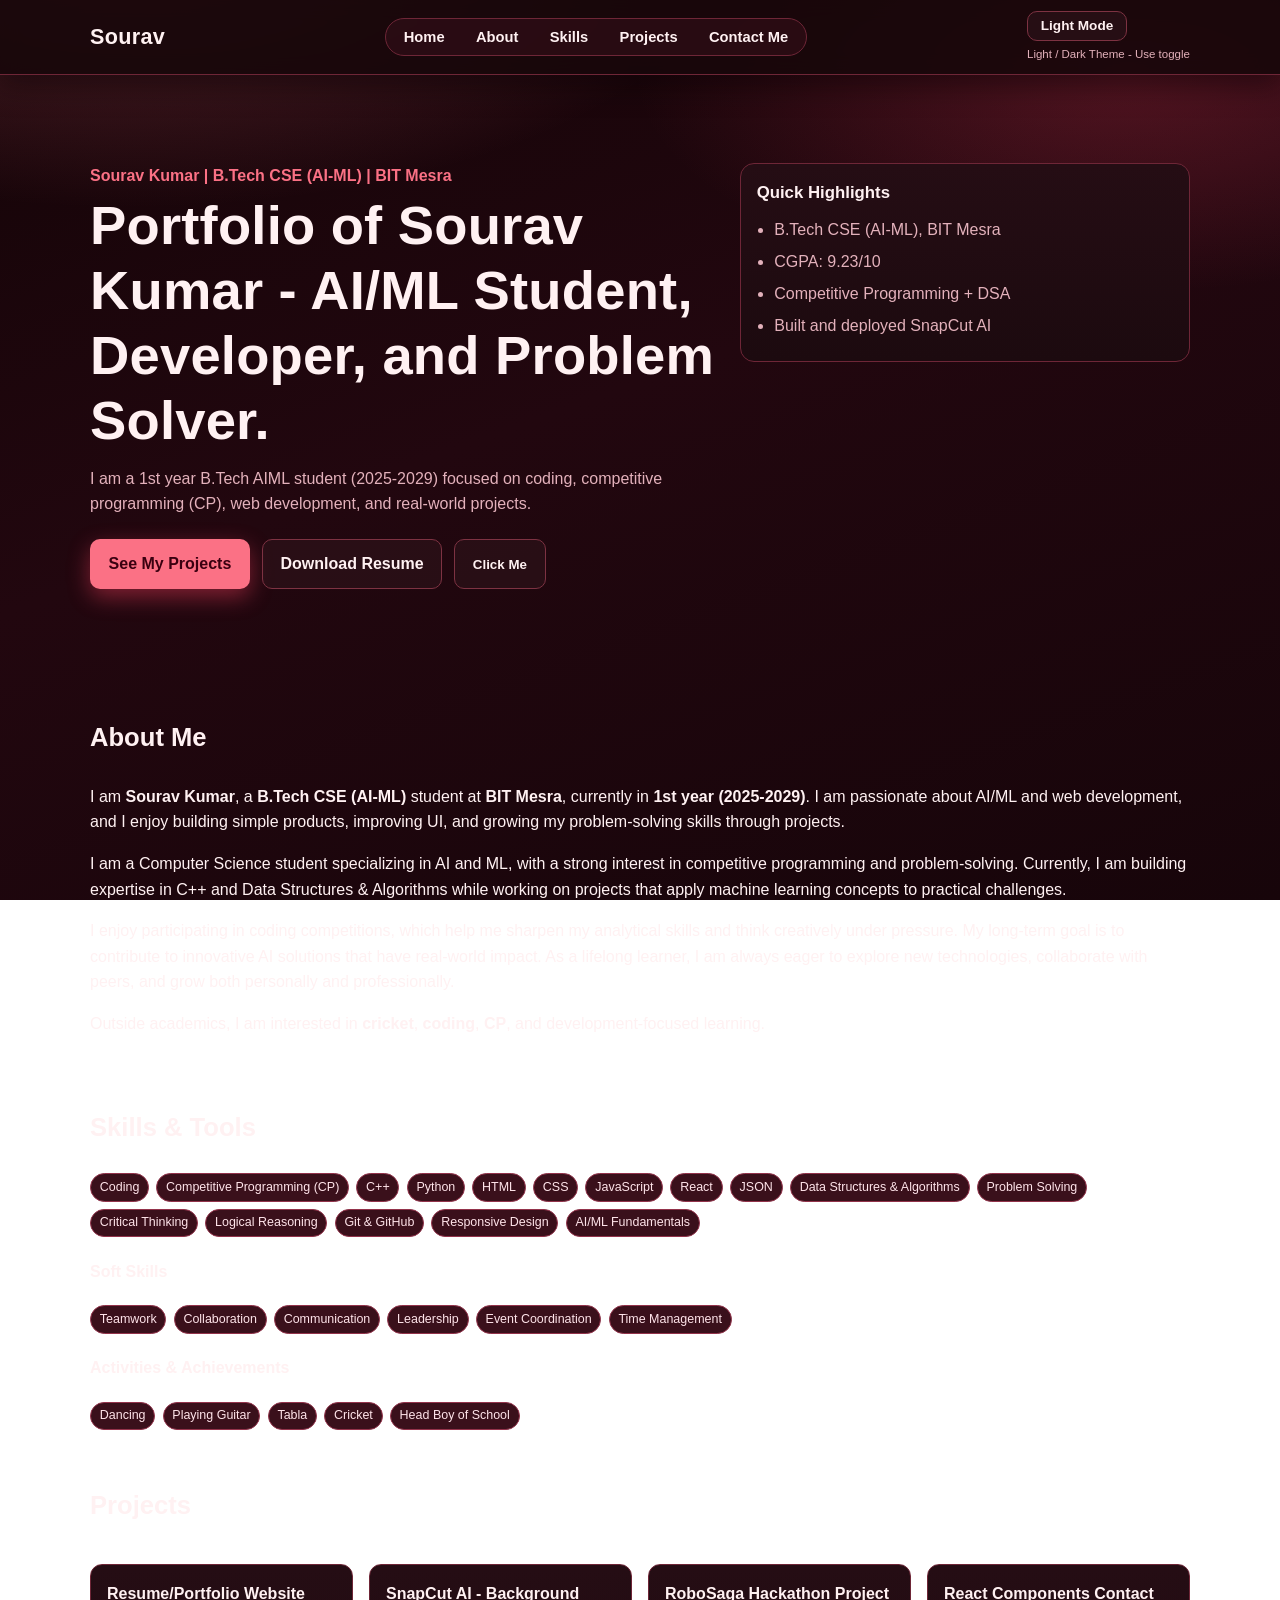
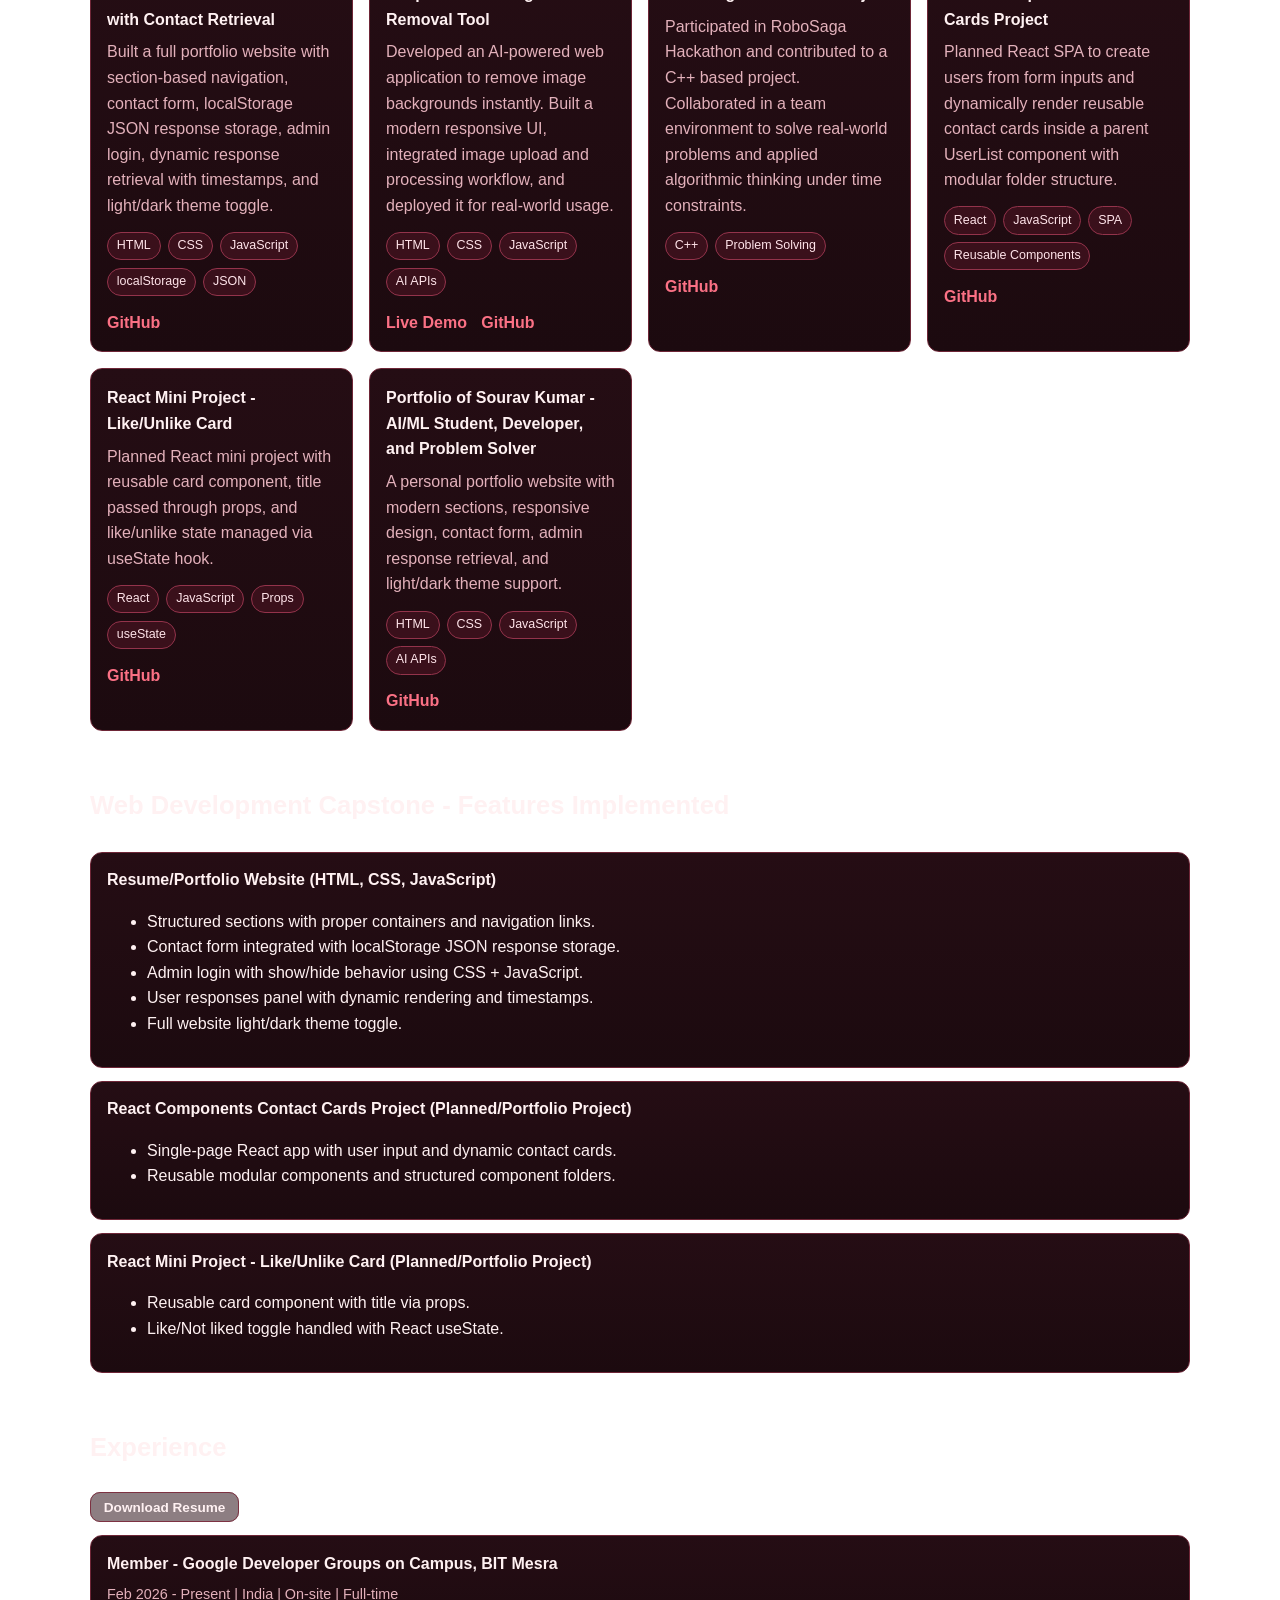
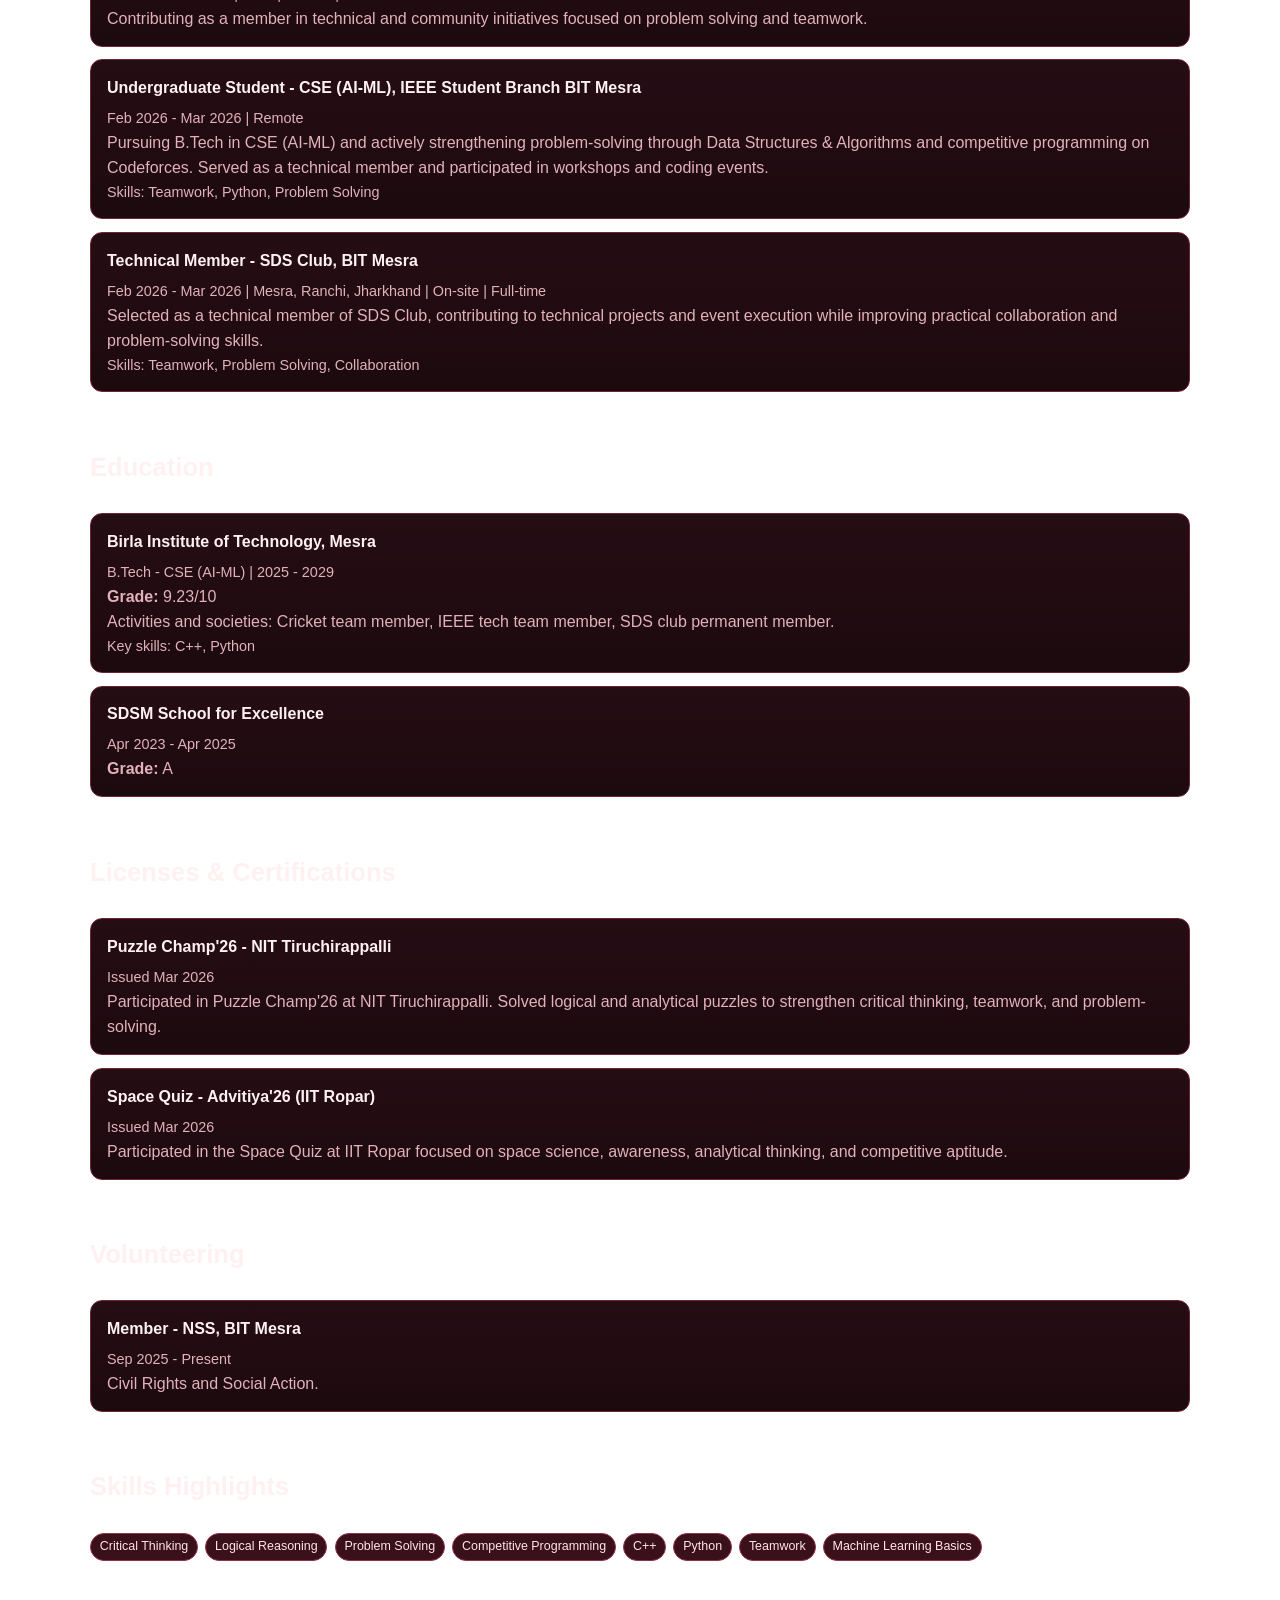
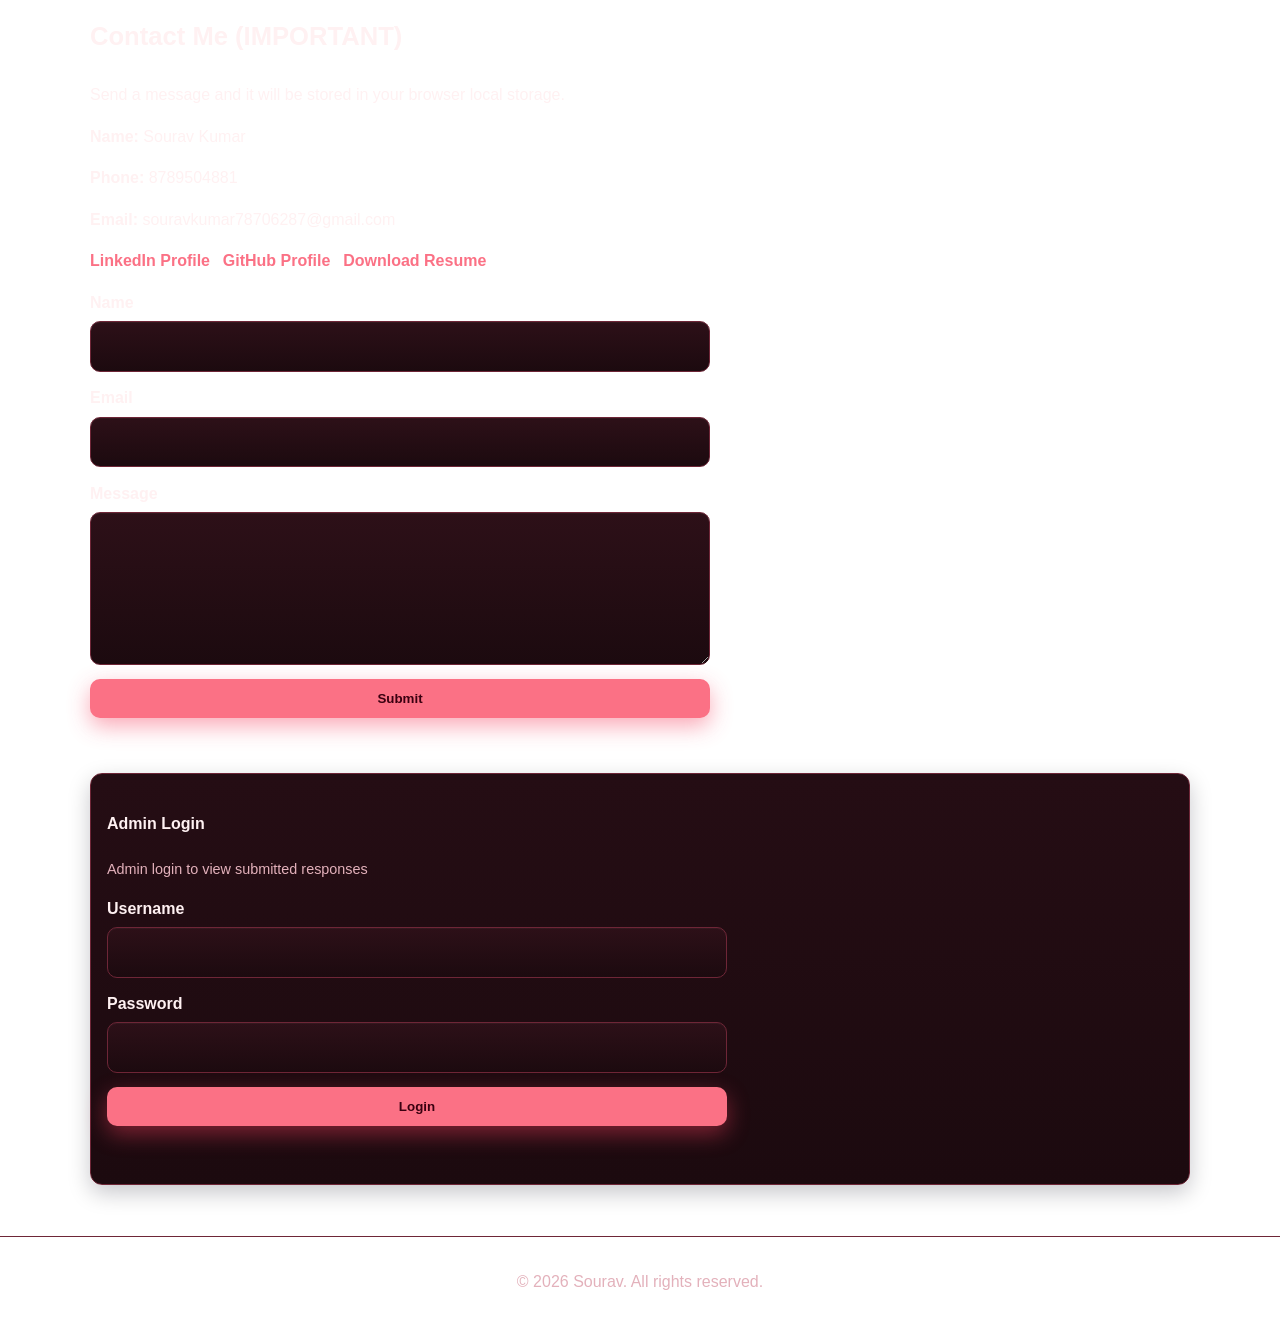
<file: index.html>
<!DOCTYPE html>
<html lang="en">
<head>
  <meta charset="UTF-8" />
  <meta name="viewport" content="width=device-width, initial-scale=1.0" />
  <meta name="description" content="Sourav Portfolio Website" />
  <title>Sourav Portfolio</title>
  <link rel="stylesheet" href="style.css" />
</head>
<body data-theme="dark">
  <header class="site-header">
    <nav class="nav container">
      <h1 class="logo">Sourav</h1>
      <ul class="nav-links">
        <li><a href="#home">Home</a></li>
        <li><a href="#about">About</a></li>
        <li><a href="#skills">Skills</a></li>
        <li><a href="#projects">Projects</a></li>
        <li><a href="#contact">Contact Me</a></li>
      </ul>
      <div>
        <button id="theme-toggle" class="btn btn-outline btn-small" type="button">Light Mode</button>
        <p class="toggle-note">Light / Dark Theme - Use toggle</p>
      </div>
    </nav>
  </header>

  <main>
    <section id="home" class="hero container panel">
      <div class="hero-grid">
        <div>
          <p class="tagline">Sourav Kumar | B.Tech CSE (AI-ML) | BIT Mesra</p>
          <h2>Portfolio of Sourav Kumar - AI/ML Student, Developer, and Problem Solver.</h2>
          <p class="hero-text">
            I am a 1st year B.Tech AIML student (2025-2029) focused on coding,
            competitive programming (CP), web development, and real-world projects.
          </p>
          <div class="hero-actions">
            <a class="btn btn-primary" href="#projects">See My Projects</a>
            <a class="btn btn-outline" href="resume.html" target="_blank" rel="noopener noreferrer">Download Resume</a>
            <button id="intro-button" class="btn btn-outline" type="button">Click Me</button>
          </div>
          <p id="message" class="message" aria-live="polite"></p>
        </div>

        <aside class="hero-card">
          <h3>Quick Highlights</h3>
          <ul class="hero-points">
            <li>B.Tech CSE (AI-ML), BIT Mesra</li>
            <li>CGPA: 9.23/10</li>
            <li>Competitive Programming + DSA</li>
            <li>Built and deployed SnapCut AI</li>
          </ul>
        </aside>
      </div>
    </section>

    <section id="about" class="container section panel">
      <h3>About Me</h3>
      <p>
        I am <strong>Sourav Kumar</strong>, a <strong>B.Tech CSE (AI-ML)</strong> student at
        <strong>BIT Mesra</strong>, currently in <strong>1st year (2025-2029)</strong>. I am passionate
        about AI/ML and web development, and I enjoy building simple products, improving UI, and
        growing my problem-solving skills through projects.
      </p>
      <p>
        I am a Computer Science student specializing in AI and ML, with a strong interest in
        competitive programming and problem-solving. Currently, I am building expertise in C++
        and Data Structures & Algorithms while working on projects that apply machine learning
        concepts to practical challenges.
      </p>
      <p>
        I enjoy participating in coding competitions, which help me sharpen my analytical skills
        and think creatively under pressure. My long-term goal is to contribute to innovative
        AI solutions that have real-world impact. As a lifelong learner, I am always eager to
        explore new technologies, collaborate with peers, and grow both personally and professionally.
      </p>
      <p>
        Outside academics, I am interested in <strong>cricket</strong>, <strong>coding</strong>,
        <strong>CP</strong>, and development-focused learning.
      </p>
    </section>

    <section id="skills" class="container section panel">
      <h3>Skills & Tools</h3>
      <div class="chip-row">
        <span class="chip">Coding</span>
        <span class="chip">Competitive Programming (CP)</span>
        <span class="chip">C++</span>
        <span class="chip">Python</span>
        <span class="chip">HTML</span>
        <span class="chip">CSS</span>
        <span class="chip">JavaScript</span>
        <span class="chip">React</span>
        <span class="chip">JSON</span>
        <span class="chip">Data Structures & Algorithms</span>
        <span class="chip">Problem Solving</span>
        <span class="chip">Critical Thinking</span>
        <span class="chip">Logical Reasoning</span>
        <span class="chip">Git & GitHub</span>
        <span class="chip">Responsive Design</span>
        <span class="chip">AI/ML Fundamentals</span>
      </div>

      <h4>Soft Skills</h4>
      <div class="chip-row">
        <span class="chip">Teamwork</span>
        <span class="chip">Collaboration</span>
        <span class="chip">Communication</span>
        <span class="chip">Leadership</span>
        <span class="chip">Event Coordination</span>
        <span class="chip">Time Management</span>
      </div>

      <h4>Activities & Achievements</h4>
      <div class="chip-row">
        <span class="chip">Dancing</span>
        <span class="chip">Playing Guitar</span>
        <span class="chip">Tabla</span>
        <span class="chip">Cricket</span>
        <span class="chip">Head Boy of School</span>
      </div>
    </section>

    <section id="projects" class="container section panel">
      <div class="section-head">
        <h3>Projects</h3>
      </div>
      <div id="project-grid" class="project-grid">
        <p class="loading">Loading projects...</p>
      </div>
    </section>

    <section class="container section panel">
      <h3>Web Development Capstone - Features Implemented</h3>
      <div class="timeline">
        <article class="timeline-item">
          <h4>Resume/Portfolio Website (HTML, CSS, JavaScript)</h4>
          <ul>
            <li>Structured sections with proper containers and navigation links.</li>
            <li>Contact form integrated with localStorage JSON response storage.</li>
            <li>Admin login with show/hide behavior using CSS + JavaScript.</li>
            <li>User responses panel with dynamic rendering and timestamps.</li>
            <li>Full website light/dark theme toggle.</li>
          </ul>
        </article>
        <article class="timeline-item">
          <h4>React Components Contact Cards Project (Planned/Portfolio Project)</h4>
          <ul>
            <li>Single-page React app with user input and dynamic contact cards.</li>
            <li>Reusable modular components and structured component folders.</li>
          </ul>
        </article>
        <article class="timeline-item">
          <h4>React Mini Project - Like/Unlike Card (Planned/Portfolio Project)</h4>
          <ul>
            <li>Reusable card component with title via props.</li>
            <li>Like/Not liked toggle handled with React useState.</li>
          </ul>
        </article>
      </div>
    </section>

    <section class="container section panel">
      <h3>Experience</h3>
      <p><a class="btn btn-outline btn-small" href="resume.html" target="_blank" rel="noopener noreferrer">Download Resume</a></p>
      <div class="timeline">
        <article class="timeline-item">
          <h4>Member - Google Developer Groups on Campus, BIT Mesra</h4>
          <p class="hint">Feb 2026 - Present | India | On-site | Full-time</p>
          <p>
            Contributing as a member in technical and community initiatives focused on
            problem solving and teamwork.
          </p>
        </article>

        <article class="timeline-item">
          <h4>Undergraduate Student - CSE (AI-ML), IEEE Student Branch BIT Mesra</h4>
          <p class="hint">Feb 2026 - Mar 2026 | Remote</p>
          <p>
            Pursuing B.Tech in CSE (AI-ML) and actively strengthening problem-solving through
            Data Structures & Algorithms and competitive programming on Codeforces.
            Served as a technical member and participated in workshops and coding events.
          </p>
          <p class="hint">Skills: Teamwork, Python, Problem Solving</p>
        </article>

        <article class="timeline-item">
          <h4>Technical Member - SDS Club, BIT Mesra</h4>
          <p class="hint">Feb 2026 - Mar 2026 | Mesra, Ranchi, Jharkhand | On-site | Full-time</p>
          <p>
            Selected as a technical member of SDS Club, contributing to technical projects
            and event execution while improving practical collaboration and problem-solving skills.
          </p>
          <p class="hint">Skills: Teamwork, Problem Solving, Collaboration</p>
        </article>
      </div>
    </section>

    <section class="container section panel">
      <h3>Education</h3>
      <div class="timeline">
        <article class="timeline-item">
          <h4>Birla Institute of Technology, Mesra</h4>
          <p class="hint">B.Tech - CSE (AI-ML) | 2025 - 2029</p>
          <p><strong>Grade:</strong> 9.23/10</p>
          <p>
            Activities and societies: Cricket team member, IEEE tech team member,
            SDS club permanent member.
          </p>
          <p class="hint">Key skills: C++, Python</p>
        </article>

        <article class="timeline-item">
          <h4>SDSM School for Excellence</h4>
          <p class="hint">Apr 2023 - Apr 2025</p>
          <p><strong>Grade:</strong> A</p>
        </article>
      </div>
    </section>

    <section class="container section panel">
      <h3>Licenses & Certifications</h3>
      <div class="timeline">
        <article class="timeline-item">
          <h4>Puzzle Champ'26 - NIT Tiruchirappalli</h4>
          <p class="hint">Issued Mar 2026</p>
          <p>
            Participated in Puzzle Champ'26 at NIT Tiruchirappalli. Solved logical and
            analytical puzzles to strengthen critical thinking, teamwork, and problem-solving.
          </p>
        </article>

        <article class="timeline-item">
          <h4>Space Quiz - Advitiya'26 (IIT Ropar)</h4>
          <p class="hint">Issued Mar 2026</p>
          <p>
            Participated in the Space Quiz at IIT Ropar focused on space science, awareness,
            analytical thinking, and competitive aptitude.
          </p>
        </article>
      </div>
    </section>

    <section class="container section panel">
      <h3>Volunteering</h3>
      <div class="timeline">
        <article class="timeline-item">
          <h4>Member - NSS, BIT Mesra</h4>
          <p class="hint">Sep 2025 - Present</p>
          <p>Civil Rights and Social Action.</p>
        </article>
      </div>
    </section>

    <section class="container section panel">
      <h3>Skills Highlights</h3>
      <div class="chip-row">
        <span class="chip">Critical Thinking</span>
        <span class="chip">Logical Reasoning</span>
        <span class="chip">Problem Solving</span>
        <span class="chip">Competitive Programming</span>
        <span class="chip">C++</span>
        <span class="chip">Python</span>
        <span class="chip">Teamwork</span>
        <span class="chip">Machine Learning Basics</span>
      </div>
    </section>

    <section id="contact" class="container section panel">
      <h3>Contact Me (IMPORTANT)</h3>
      <p>Send a message and it will be stored in your browser local storage.</p>
      <p><strong>Name:</strong> Sourav Kumar</p>
      <p><strong>Phone:</strong> 8789504881</p>
      <p><strong>Email:</strong> souravkumar78706287@gmail.com</p>
      <div class="social-links">
        <a href="https://www.linkedin.com/in/sourav-kumar-43a110379/" target="_blank" rel="noopener noreferrer">LinkedIn Profile</a>
        <a href="https://github.com/souravkumar78706287-lgtm" target="_blank" rel="noopener noreferrer">GitHub Profile</a>
        <a href="resume.html" target="_blank" rel="noopener noreferrer">Download Resume</a>
      </div>
      <form id="contact-form" class="contact-form">
        <div class="field-group">
          <label for="name">Name</label>
          <input id="name" name="name" type="text" required />
        </div>
        <div class="field-group">
          <label for="email">Email</label>
          <input id="email" name="email" type="email" required />
        </div>
        <div class="field-group">
          <label for="message-input">Message</label>
          <textarea id="message-input" name="message" rows="5" required></textarea>
        </div>
        <button class="btn btn-primary" type="submit">Submit</button>
        <p id="form-status" class="hint"></p>
      </form>

      <div id="admin-login-box" class="admin-box">
        <h4>Admin Login</h4>
        <p class="hint">Admin login to view submitted responses</p>
        <form id="admin-form" class="contact-form">
          <div class="field-group">
            <label for="admin-username">Username</label>
            <input id="admin-username" type="text" required />
          </div>
          <div class="field-group">
            <label for="admin-password">Password</label>
            <input id="admin-password" type="password" required />
          </div>
          <button class="btn btn-primary" type="submit">Login</button>
          <p id="admin-status" class="hint"></p>
        </form>
      </div>

      <div id="responses-box" class="admin-box hidden">
        <div class="section-head">
          <h4>User Responses</h4>
          <button id="admin-logout" class="btn btn-outline btn-small" type="button">Logout</button>
        </div>
        <div id="responses-list" class="response-list"></div>
      </div>
    </section>
  </main>

  <footer class="site-footer">
    <p>&copy; <span id="year"></span> Sourav. All rights reserved.</p>
  </footer>

  <script src="script.js"></script>
</body>
</html>
</file>
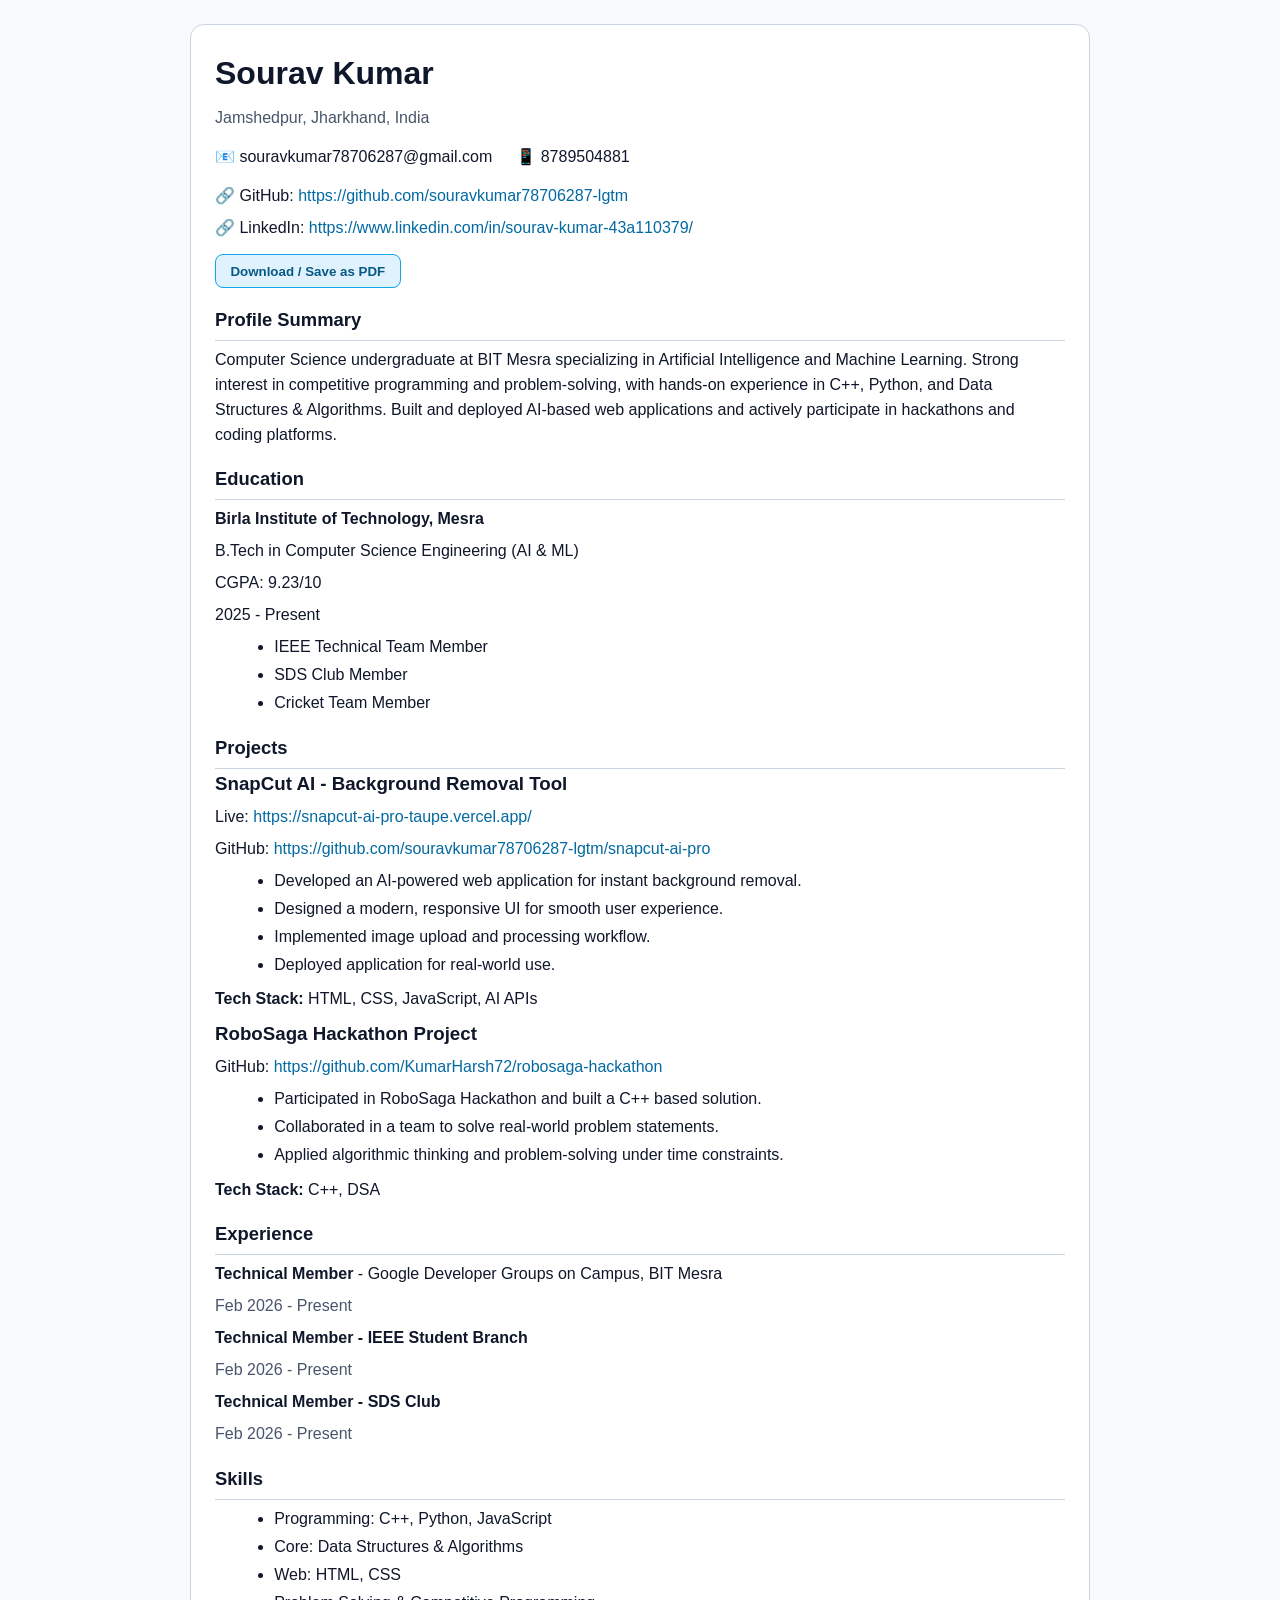
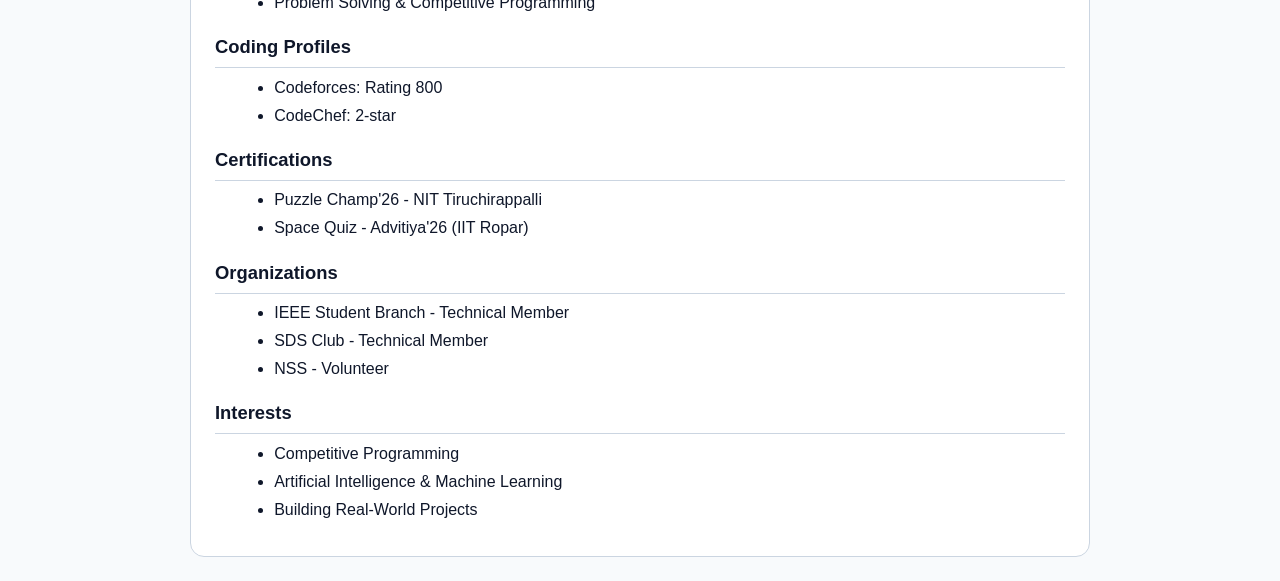
<file: resume.html>
<!DOCTYPE html>
<html lang="en">
<head>
  <meta charset="UTF-8" />
  <meta name="viewport" content="width=device-width, initial-scale=1.0" />
  <title>Sourav Kumar - Resume</title>
  <style>
    :root {
      --bg: #f8fafc;
      --text: #0f172a;
      --muted: #475569;
      --line: #cbd5e1;
      --accent: #0ea5e9;
    }

    * { box-sizing: border-box; }

    body {
      margin: 0;
      font-family: Arial, sans-serif;
      color: var(--text);
      background: var(--bg);
      line-height: 1.55;
    }

    .resume {
      max-width: 900px;
      margin: 24px auto;
      background: #ffffff;
      border: 1px solid var(--line);
      border-radius: 14px;
      padding: 24px;
    }

    h1, h2, h3 { margin: 0; }
    h1 { font-size: 2rem; }
    h2 {
      font-size: 1.15rem;
      margin-top: 1.1rem;
      border-bottom: 1px solid var(--line);
      padding-bottom: 0.35rem;
    }

    p { margin: 0.45rem 0; }
    ul { margin: 0.45rem 0 0.6rem 1.2rem; }
    li { margin: 0.2rem 0; }

    .muted { color: var(--muted); }
    .row {
      display: flex;
      flex-wrap: wrap;
      gap: 0.75rem 1.5rem;
      margin-top: 0.4rem;
    }

    a { color: #0369a1; text-decoration: none; }
    a:hover { text-decoration: underline; }

    .top-actions {
      margin-top: 0.8rem;
    }

    .btn {
      display: inline-block;
      padding: 0.55rem 0.9rem;
      border-radius: 8px;
      border: 1px solid var(--accent);
      color: #075985;
      text-decoration: none;
      font-weight: 600;
      cursor: pointer;
      background: #e0f2fe;
    }

    @media print {
      body { background: #fff; }
      .resume { border: none; margin: 0; max-width: 100%; border-radius: 0; }
      .top-actions { display: none; }
    }
  </style>
</head>
<body>
  <main class="resume">
    <h1>Sourav Kumar</h1>
    <p class="muted">Jamshedpur, Jharkhand, India</p>
    <div class="row">
      <p>📧 souravkumar78706287@gmail.com</p>
      <p>📱 8789504881</p>
    </div>
    <p>🔗 GitHub: <a href="https://github.com/souravkumar78706287-lgtm" target="_blank" rel="noopener noreferrer">https://github.com/souravkumar78706287-lgtm</a></p>
    <p>🔗 LinkedIn: <a href="https://www.linkedin.com/in/sourav-kumar-43a110379/" target="_blank" rel="noopener noreferrer">https://www.linkedin.com/in/sourav-kumar-43a110379/</a></p>

    <div class="top-actions">
      <button class="btn" onclick="window.print()">Download / Save as PDF</button>
    </div>

    <h2>Profile Summary</h2>
    <p>
      Computer Science undergraduate at BIT Mesra specializing in Artificial Intelligence and Machine Learning.
      Strong interest in competitive programming and problem-solving, with hands-on experience in C++, Python,
      and Data Structures & Algorithms. Built and deployed AI-based web applications and actively participate
      in hackathons and coding platforms.
    </p>

    <h2>Education</h2>
    <p><strong>Birla Institute of Technology, Mesra</strong></p>
    <p>B.Tech in Computer Science Engineering (AI & ML)</p>
    <p>CGPA: 9.23/10</p>
    <p>2025 - Present</p>
    <ul>
      <li>IEEE Technical Team Member</li>
      <li>SDS Club Member</li>
      <li>Cricket Team Member</li>
    </ul>

    <h2>Projects</h2>
    <h3>SnapCut AI - Background Removal Tool</h3>
    <p>Live: <a href="https://snapcut-ai-pro-taupe.vercel.app/" target="_blank" rel="noopener noreferrer">https://snapcut-ai-pro-taupe.vercel.app/</a></p>
    <p>GitHub: <a href="https://github.com/souravkumar78706287-lgtm/snapcut-ai-pro" target="_blank" rel="noopener noreferrer">https://github.com/souravkumar78706287-lgtm/snapcut-ai-pro</a></p>
    <ul>
      <li>Developed an AI-powered web application for instant background removal.</li>
      <li>Designed a modern, responsive UI for smooth user experience.</li>
      <li>Implemented image upload and processing workflow.</li>
      <li>Deployed application for real-world use.</li>
    </ul>
    <p><strong>Tech Stack:</strong> HTML, CSS, JavaScript, AI APIs</p>

    <h3>RoboSaga Hackathon Project</h3>
    <p>GitHub: <a href="https://github.com/KumarHarsh72/robosaga-hackathon" target="_blank" rel="noopener noreferrer">https://github.com/KumarHarsh72/robosaga-hackathon</a></p>
    <ul>
      <li>Participated in RoboSaga Hackathon and built a C++ based solution.</li>
      <li>Collaborated in a team to solve real-world problem statements.</li>
      <li>Applied algorithmic thinking and problem-solving under time constraints.</li>
    </ul>
    <p><strong>Tech Stack:</strong> C++, DSA</p>

    <h2>Experience</h2>
    <p><strong>Technical Member</strong> - Google Developer Groups on Campus, BIT Mesra</p>
    <p class="muted">Feb 2026 - Present</p>
    <p><strong>Technical Member - IEEE Student Branch</strong></p>
    <p class="muted">Feb 2026 - Present</p>
    <p><strong>Technical Member - SDS Club</strong></p>
    <p class="muted">Feb 2026 - Present</p>

    <h2>Skills</h2>
    <ul>
      <li>Programming: C++, Python, JavaScript</li>
      <li>Core: Data Structures & Algorithms</li>
      <li>Web: HTML, CSS</li>
      <li>Problem Solving & Competitive Programming</li>
    </ul>

    <h2>Coding Profiles</h2>
    <ul>
      <li>Codeforces: Rating 800</li>
      <li>CodeChef: 2-star</li>
    </ul>

    <h2>Certifications</h2>
    <ul>
      <li>Puzzle Champ'26 - NIT Tiruchirappalli</li>
      <li>Space Quiz - Advitiya'26 (IIT Ropar)</li>
    </ul>

    <h2>Organizations</h2>
    <ul>
      <li>IEEE Student Branch - Technical Member</li>
      <li>SDS Club - Technical Member</li>
      <li>NSS - Volunteer</li>
    </ul>

    <h2>Interests</h2>
    <ul>
      <li>Competitive Programming</li>
      <li>Artificial Intelligence & Machine Learning</li>
      <li>Building Real-World Projects</li>
    </ul>
  </main>
</body>
</html>
</file>
<file: style.css>
:root {
  --bg: #110507;
  --surface: #1c0a0f;
  --card: #250d14;
  --input: #2d1018;
  --text: #fff1f2;
  --muted: #e3b1bb;
  --line: #6e2637;
  --primary: #fb7185;
  --primary-dark: #f43f5e;
}

* {
  box-sizing: border-box;
}

html {
  scroll-behavior: smooth;
}

body {
  margin: 0;
  font-family: "Segoe UI", Arial, sans-serif;
  color: var(--text);
  line-height: 1.6;
  background:
    radial-gradient(1100px 500px at 10% -8%, rgba(251, 113, 133, 0.3), transparent 56%),
    radial-gradient(850px 380px at 88% 8%, rgba(244, 63, 94, 0.24), transparent 58%),
    linear-gradient(160deg, #140407 0%, #22070f 45%, #17050a 100%);
  background-attachment: fixed;
}

[data-theme="light"] {
  --bg: #f1f5f9;
  --surface: #ffffff;
  --card: #ffffff;
  --input: #f8fafc;
  --text: #0f172a;
  --muted: #475569;
  --line: #cbd5e1;
  --primary: #0891b2;
  --primary-dark: #0e7490;
}

[data-theme="light"] body,
body[data-theme="light"] {
  background:
    radial-gradient(1000px 460px at 10% -10%, rgba(14, 165, 233, 0.12), transparent 55%),
    radial-gradient(800px 360px at 90% 10%, rgba(56, 189, 248, 0.1), transparent 58%),
    linear-gradient(155deg, #f8fbff 0%, #edf4ff 48%, #eef2ff 100%);
}

.container {
  width: min(1100px, 92%);
  margin: 0 auto;
}

.site-header {
  position: sticky;
  top: 0;
  z-index: 20;
  background: rgba(24, 7, 11, 0.9);
  backdrop-filter: blur(10px);
  border-bottom: 1px solid var(--line);
  box-shadow: 0 10px 28px rgba(10, 2, 4, 0.5);
}

.nav {
  min-height: 74px;
  display: flex;
  justify-content: space-between;
  align-items: center;
  gap: 1.25rem;
}

.panel {
  background: transparent;
  border: none;
  border-radius: 16px;
  padding: 1.4rem;
  margin-bottom: 1rem;
  box-shadow: none;
}

[data-theme="light"] .panel {
  background: transparent;
}

.logo {
  margin: 0;
  font-size: 1.35rem;
  font-weight: 800;
  letter-spacing: 0.3px;
}

.nav-links {
  margin: 0;
  padding: 0;
  list-style: none;
  display: flex;
  flex-wrap: wrap;
  gap: 0.4rem;
  background: rgba(60, 18, 29, 0.45);
  border: 1px solid var(--line);
  border-radius: 999px;
  padding: 0.3rem;
}

.nav-links a {
  color: var(--text);
  text-decoration: none;
  font-size: 0.92rem;
  padding: 0.45rem 0.78rem;
  border-radius: 999px;
  font-weight: 600;
}

.nav-links a:hover {
  color: #fff1f2;
  background: rgba(244, 63, 94, 0.2);
  text-shadow: 0 0 10px rgba(244, 63, 94, 0.4);
}

.toggle-note {
  margin: 0.25rem 0 0;
  font-size: 0.72rem;
  color: var(--muted);
  text-align: center;
}

.hero {
  padding: 5.5rem 0 2.5rem;
}

.hero-grid {
  display: grid;
  grid-template-columns: 1.4fr 1fr;
  gap: 1.2rem;
  align-items: start;
}

.tagline {
  color: var(--primary);
  font-weight: 600;
  margin: 0;
}

.hero h2 {
  margin: 0.25rem 0 0.75rem;
  font-size: clamp(2rem, 5vw, 3.4rem);
  line-height: 1.2;
  letter-spacing: 0.2px;
}

.hero-text {
  max-width: 680px;
  color: var(--muted);
  margin: 0;
}

.hero-card {
  border: 1px solid var(--line);
  border-radius: 14px;
  padding: 1rem;
  background: linear-gradient(180deg, var(--card), var(--surface));
}

.hero-card h3 {
  margin: 0 0 0.65rem;
  font-size: 1.05rem;
}

.hero-points {
  margin: 0;
  padding-left: 1.1rem;
  color: var(--muted);
}

.hero-points li {
  margin: 0.4rem 0;
}

.hero-actions {
  margin-top: 1.4rem;
  display: flex;
  flex-wrap: wrap;
  gap: 0.75rem;
}

.btn {
  border: 1px solid transparent;
  border-radius: 10px;
  font-weight: 600;
  padding: 0.7rem 1.1rem;
  cursor: pointer;
  text-decoration: none;
  transition: all 0.2s ease;
}

.btn-small {
  padding: 0.42rem 0.8rem;
  font-size: 0.85rem;
}

.btn-primary {
  background: var(--primary);
  color: #3a0010;
  box-shadow: 0 8px 22px rgba(244, 63, 94, 0.45);
}

.btn-primary:hover {
  background: var(--primary-dark);
  transform: translateY(-1px);
}

.btn-outline {
  background: rgba(49, 21, 29, 0.55);
  color: var(--text);
  border-color: #7d3242;
}

.btn-outline:hover {
  border-color: var(--primary);
  color: var(--primary);
  box-shadow: 0 0 0 3px rgba(244, 63, 94, 0.18);
}

.message {
  min-height: 24px;
  margin-top: 0.8rem;
  color: #c7f9ff;
}

.section {
  padding: 1.2rem 0;
}

.section h3 {
  margin-top: 0;
  font-size: 1.6rem;
}

.section-head {
  display: flex;
  justify-content: space-between;
  align-items: baseline;
  gap: 1rem;
}

.hint {
  color: var(--muted);
  font-size: 0.9rem;
}

.social-links {
  display: flex;
  flex-wrap: wrap;
  gap: 0.8rem;
  margin: 0.3rem 0 1rem;
}

.social-links a {
  color: var(--primary);
  text-decoration: none;
  font-weight: 600;
}

.social-links a:hover {
  text-decoration: underline;
}

.project-grid {
  display: grid;
  grid-template-columns: repeat(auto-fit, minmax(240px, 1fr));
  gap: 1rem;
  margin-top: 0.8rem;
}

.project-card {
  background: linear-gradient(180deg, var(--card), var(--surface));
  border: 1px solid var(--line);
  border-radius: 12px;
  padding: 1rem;
  transition: transform 0.2s ease, box-shadow 0.2s ease;
}

.project-card:hover {
  transform: translateY(-3px);
  box-shadow: 0 10px 22px rgba(44, 8, 18, 0.5);
}

.project-card h4 {
  margin: 0 0 0.45rem;
}

.project-card p {
  margin: 0;
  color: var(--muted);
}

.chip-row {
  display: flex;
  flex-wrap: wrap;
  gap: 0.45rem;
  margin-top: 0.85rem;
}

.chip {
  font-size: 0.78rem;
  padding: 0.2rem 0.55rem;
  border-radius: 999px;
  background: #3a101b;
  border: 1px solid #93334b;
  color: #ffe4ea;
}

.timeline {
  display: grid;
  gap: 0.8rem;
}

.timeline-item {
  background: linear-gradient(180deg, var(--card), var(--surface));
  border: 1px solid var(--line);
  border-radius: 12px;
  padding: 0.9rem 1rem;
}

.timeline-item h4 {
  margin: 0 0 0.4rem;
}

.timeline-item p {
  margin: 0;
  color: var(--muted);
}

.card-link {
  display: inline-block;
  margin-top: 0.85rem;
  color: var(--primary);
  text-decoration: none;
  font-weight: 600;
}

.project-links {
  display: flex;
  gap: 0.9rem;
  flex-wrap: wrap;
}

.card-link:hover {
  text-decoration: underline;
}

.loading {
  color: var(--muted);
  margin: 0;
}

.contact-form {
  max-width: 620px;
  display: flex;
  flex-direction: column;
  gap: 0.85rem;
}

.contact-form label {
  font-weight: 600;
  margin: 0;
  display: block;
}

.field-group {
  display: flex;
  flex-direction: column;
  gap: 0.35rem;
}

.contact-form input,
.contact-form textarea {
  width: 100%;
  border: 1px solid var(--line);
  background: linear-gradient(180deg, var(--input), var(--surface));
  color: var(--text);
  border-radius: 10px;
  padding: 0.72rem 0.8rem;
  font: inherit;
  transition: border-color 0.2s ease, box-shadow 0.2s ease, transform 0.2s ease;
  box-shadow: inset 0 1px 0 rgba(255, 255, 255, 0.03);
}

.contact-form input:focus,
.contact-form textarea:focus {
  outline: none;
  border-color: var(--primary);
  box-shadow: 0 0 0 4px rgba(34, 211, 238, 0.2);
  transform: translateY(-1px);
}

.contact-form input::placeholder,
.contact-form textarea::placeholder {
  color: var(--muted);
}

[data-theme="light"] .contact-form input,
[data-theme="light"] .contact-form textarea {
  box-shadow: inset 0 1px 0 rgba(15, 23, 42, 0.04);
}

.admin-box {
  background: linear-gradient(180deg, var(--card), var(--surface));
  border: 1px solid var(--line);
  border-radius: 12px;
  padding: 1rem;
  margin-top: 0.8rem;
  box-shadow: 0 8px 22px rgba(2, 6, 23, 0.22);
}

.hidden {
  display: none;
}

.response-list {
  display: grid;
  gap: 0.75rem;
}

.response-card {
  border: 1px solid var(--line);
  background: linear-gradient(180deg, var(--surface), var(--input));
  border-radius: 10px;
  padding: 0.85rem;
}

.response-card p {
  margin: 0.25rem 0;
}

.site-footer {
  margin-top: 2rem;
  text-align: center;
  color: var(--muted);
  border-top: 1px solid var(--line);
  padding: 1rem 0;
}

@media (max-width: 640px) {
  .nav {
    flex-direction: column;
    justify-content: center;
    padding: 0.7rem 0;
  }

  .hero {
    padding-top: 3.8rem;
  }

  .hero-grid {
    grid-template-columns: 1fr;
  }

  .panel {
    padding: 1rem;
  }

  #theme-toggle {
    width: 100%;
  }
}
</file>
